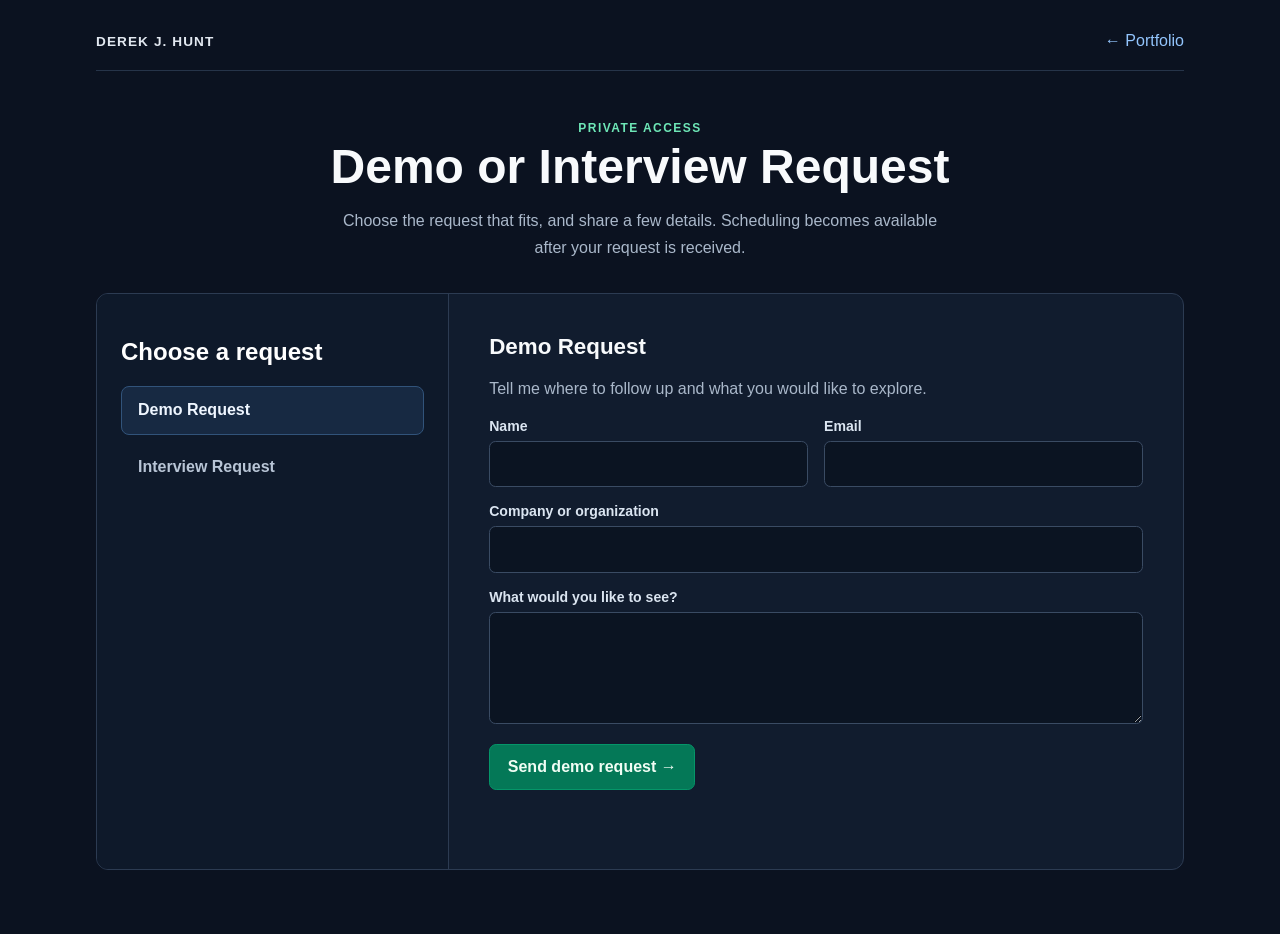
<file: access.html>
<!DOCTYPE html>
<html lang="en">
<head>
    <meta charset="UTF-8">
    <meta name="viewport" content="width=device-width, initial-scale=1.0">
    <meta name="theme-color" content="#0b1220">
    <title>Private Access | Derek J. Hunt</title>
    <link rel="stylesheet" href="styles.css">
    <script src="access.js" defer></script>
</head>
<body class="access-page">
    <main class="access-shell">
        <nav class="access-nav" aria-label="Main navigation">
            <span class="access-brand">Derek J. Hunt</span>
            <a class="back-link" href="./index.html">← Portfolio</a>
        </nav>

        <header class="access-heading">
            <p class="access-eyebrow">Private access</p>
            <h1>Demo or Interview Request</h1>
            <p>Choose the request that fits, and share a few details. Scheduling becomes available after your request is received.</p>
        </header>

        <section class="access-workflow" aria-label="Access request">
            <aside class="request-menu">
                <h2>Choose a request</h2>
                <div class="request-options" aria-label="Request type">
                    <button class="request-choice" id="demo-choice" type="button" aria-pressed="true" aria-controls="demo-form">Demo Request</button>
                    <button class="request-choice" id="interview-choice" type="button" aria-pressed="false" aria-controls="interview-form">Interview Request</button>
                </div>
            </aside>

            <div class="request-form-area">
                <form class="request-form" id="demo-form" action="https://formspree.io/f/mnpjopzb" method="post">
                    <input type="hidden" name="request_type" value="Demo Request">
                    <input type="hidden" name="_subject" value="1CALL CIP Demo Request">
                    <h2>Demo Request</h2>
                    <p class="form-intro">Tell me where to follow up and what you would like to explore.</p>
                    <fieldset class="access-fields">
                        <label>Name
                            <input name="name" autocomplete="name" required>
                        </label>
                        <label>Email
                            <input name="email" type="email" autocomplete="email" required>
                        </label>
                        <label class="field-wide">Company or organization
                            <input name="company" autocomplete="organization">
                        </label>
                        <label class="field-wide">What would you like to see?
                            <textarea name="message" rows="4" required></textarea>
                        </label>
                    </fieldset>
                    <button class="submit-button" type="submit">Send demo request <span aria-hidden="true">→</span></button>
                    <p class="form-status" role="status" aria-live="polite"></p>
                </form>

                <form class="request-form" id="interview-form" action="https://formspree.io/f/mnpjopzb" method="post" hidden>
                    <input type="hidden" name="request_type" value="Interview Request">
                    <input type="hidden" name="_subject" value="1CALL CIP Interview Request">
                    <h2>Interview Request</h2>
                    <p class="form-intro">Share your contact information and a little context for the conversation.</p>
                    <fieldset class="access-fields">
                        <label>Name
                            <input name="name" autocomplete="name" required>
                        </label>
                        <label>Email
                            <input name="email" type="email" autocomplete="email" required>
                        </label>
                        <label class="field-wide">Role or organization
                            <input name="role_or_organization" autocomplete="organization">
                        </label>
                        <label class="field-wide">Message
                            <textarea name="message" rows="4" required></textarea>
                        </label>
                    </fieldset>
                    <button class="submit-button" type="submit">Send interview request <span aria-hidden="true">→</span></button>
                    <p class="form-status" role="status" aria-live="polite"></p>
                </form>
            </div>
        </section>

        <section class="schedule-panel" id="scheduling" aria-labelledby="schedule-heading" hidden>
            <h2 id="schedule-heading" tabindex="-1">Request received</h2>
            <p>Your request was received. Choose an available time below to continue.</p>
            <iframe class="calendar-frame" id="cal-embed" title="Schedule a demo or interview" loading="lazy" referrerpolicy="strict-origin-when-cross-origin"></iframe>
            <a class="calendar-fallback" href="https://cal.com/derek-hunt-2fybwu/employment-interview" target="_blank" rel="noopener noreferrer">Open scheduling in a new tab</a>
        </section>
    </main>
</body>
</html>
</file>
<file: styles.css>
body {
    background-color: #0b1220;
    color: #ffffff;
    font-family: "Aptos", "Segoe UI", sans-serif;
    margin: 0;
    padding: 40px;
}

*,
*::before,
*::after {
    box-sizing: border-box;
}

.section-heading {
    display: flex;
    align-items: center;
    gap: 1rem;
    width: 100%;
}

.section-heading::before,
.section-heading::after {
    content: "";
    height: 1px;
    flex: 1;
    background: linear-gradient(90deg, transparent, #334155, #3b82f6);
}

.section-heading::after {
    transform: rotate(180deg);
}

.section-heading span::before,
.section-heading span::after {
    content: "✦";
    margin: 0 0.6em;
    color: #60a5fa;
    font-size: 0.55em;
    vertical-align: 0.18em;
}

.snap-pop-card,
.snap-pop-card-featured {
    border: 1px solid rgba(100, 116, 139, 0.4);
    box-shadow: 0 18px 45px rgba(2, 6, 23, 0.2);
    transition: transform 180ms ease, border-color 180ms ease;
}

.snap-pop-card:hover,
.snap-pop-card-featured:hover {
    transform: translateY(-3px);
    border-color: rgba(96, 165, 250, 0.65);
}

.professional-projects {
    display: grid;
    grid-template-columns: minmax(0, 36rem);
    justify-content: center;
}

.project-cta {
    padding: 0.7rem 1rem;
    border: 1px solid rgba(52, 211, 153, 0.5);
    border-radius: 0.5rem;
    background: rgba(6, 78, 59, 0.35);
    text-decoration: none;
}

.access-page {
    min-height: 100vh;
    padding: 2rem clamp(1rem, 4vw, 3rem) 4rem;
    background: #0b1220;
}

.access-shell {
    width: min(100%, 68rem);
    margin: 0 auto;
}

.access-nav {
    display: flex;
    justify-content: space-between;
    align-items: center;
    gap: 1rem;
    padding-bottom: 1.25rem;
    border-bottom: 1px solid #263449;
}

.access-brand {
    color: #e2e8f0;
    font-size: 0.85rem;
    font-weight: 700;
    letter-spacing: 0.08em;
    text-transform: uppercase;
}

.back-link,
.calendar-fallback {
    color: #93c5fd;
    text-decoration: none;
}

.access-heading {
    margin: 3rem auto 2rem;
    text-align: center;
}

.access-heading h1 {
    margin: 0;
    color: #f8fafc;
    font-size: 3rem;
}

.access-heading p {
    max-width: 38rem;
    margin: 0.9rem auto 0;
    color: #aab8ca;
    line-height: 1.65;
}

.access-eyebrow {
    color: #6ee7b7 !important;
    font-size: 0.75rem;
    font-weight: 700;
    letter-spacing: 0.12em;
    text-transform: uppercase;
}

.access-workflow {
    display: grid;
    grid-template-columns: minmax(13rem, 0.72fr) minmax(0, 1.5fr);
    overflow: hidden;
    border: 1px solid #2c3b52;
    border-radius: 0.75rem;
    background: #111c2e;
}

.request-menu {
    padding: 1.5rem;
    border-right: 1px solid #2c3b52;
    background: #0e192a;
}

.request-options {
    display: grid;
    gap: 0.5rem;
}

.request-choice {
    padding: 0.9rem 1rem;
    border: 1px solid transparent;
    border-radius: 0.5rem;
    background: transparent;
    color: #b8c5d6;
    cursor: pointer;
    font: inherit;
    font-weight: 650;
    text-align: left;
}

.request-choice[aria-pressed="true"],
.request-choice:hover {
    border-color: #31537a;
    background: #172942;
    color: #eff6ff;
}

.request-form-area {
    min-width: 0;
    padding: clamp(1.25rem, 4vw, 2.5rem);
}

.request-form h2,
.schedule-panel h2 {
    margin: 0 0 0.5rem;
    color: #f8fafc;
    font-size: 1.4rem;
}

.form-intro,
.schedule-panel p {
    color: #aab8ca;
    line-height: 1.6;
}

.access-fields {
    display: grid;
    grid-template-columns: repeat(2, minmax(0, 1fr));
    gap: 1rem;
    margin: 0;
    padding: 0;
    border: 0;
}

.access-fields label {
    display: grid;
    gap: 0.45rem;
    color: #dbe5f1;
    font-size: 0.88rem;
    font-weight: 600;
}

.access-fields .field-wide {
    grid-column: 1 / -1;
}

.access-fields input,
.access-fields textarea {
    width: 100%;
    min-height: 2.9rem;
    padding: 0.75rem 0.85rem;
    border: 1px solid #3a4b63;
    border-radius: 0.4rem;
    background: #0b1422;
    color: #f8fafc;
    font: inherit;
}

.access-fields textarea {
    min-height: 7rem;
    resize: vertical;
}

.submit-button {
    min-height: 2.9rem;
    margin-top: 1.25rem;
    padding: 0.7rem 1.1rem;
    border: 1px solid #059669;
    border-radius: 0.45rem;
    background: #047857;
    color: #f0fdf4;
    cursor: pointer;
    font: inherit;
    font-weight: 700;
}

.form-status {
    min-height: 1.5rem;
    margin: 0.9rem 0 0;
    color: #a7f3d0;
    line-height: 1.5;
}

.form-status.error {
    color: #fca5a5;
}

.schedule-panel {
    margin-top: 2rem;
    padding: clamp(1.25rem, 4vw, 2rem);
    border: 1px solid #2c3b52;
    border-radius: 0.75rem;
    background: #111c2e;
}

.calendar-frame {
    display: block;
    width: 100%;
    height: min(78vh, 48rem);
    min-height: 34rem;
    margin-top: 1.25rem;
    border: 1px solid #334155;
    border-radius: 0.5rem;
}

[hidden] {
    display: none !important;
}

@media (max-width: 640px) {
    body {
        padding: 0;
    }

    .section-heading {
        gap: 0.25rem;
        font-size: 1.35rem;
    }

    .section-heading span::before,
    .section-heading span::after {
        margin: 0 0.25em;
    }

    .access-page {
        padding: 1.25rem 1rem 2rem;
    }

    .access-workflow {
        grid-template-columns: 1fr;
    }

    .access-heading h1 {
        font-size: 2rem;
    }

    .request-menu {
        border-right: 0;
        border-bottom: 1px solid #2c3b52;
    }

    .request-options {
        grid-template-columns: repeat(2, minmax(0, 1fr));
    }

    .request-choice {
        padding: 0.75rem 0.4rem;
        text-align: center;
    }

    .access-fields {
        grid-template-columns: 1fr;
    }

    .access-fields .field-wide {
        grid-column: auto;
    }
}

.portfolio-container {
    display: grid;
    grid-template-columns: repeat(3, 1fr);
    gap: 20px;
}

.card {
    background: #151c2c;
    padding: 25px;
    border-radius: 12px;
    border: 1px solid #232d42;
}

.tags span {
    display: inline-block;
    background: #1e293b;
    padding: 8px 12px;
    margin: 5px;
    border-radius: 6px;
    font-size: 0.9em;
}

/* Row 4: Single card centered */
.crm-card {
    grid-column: 2 / 3; /* Places it in the center column */
}
</file>
